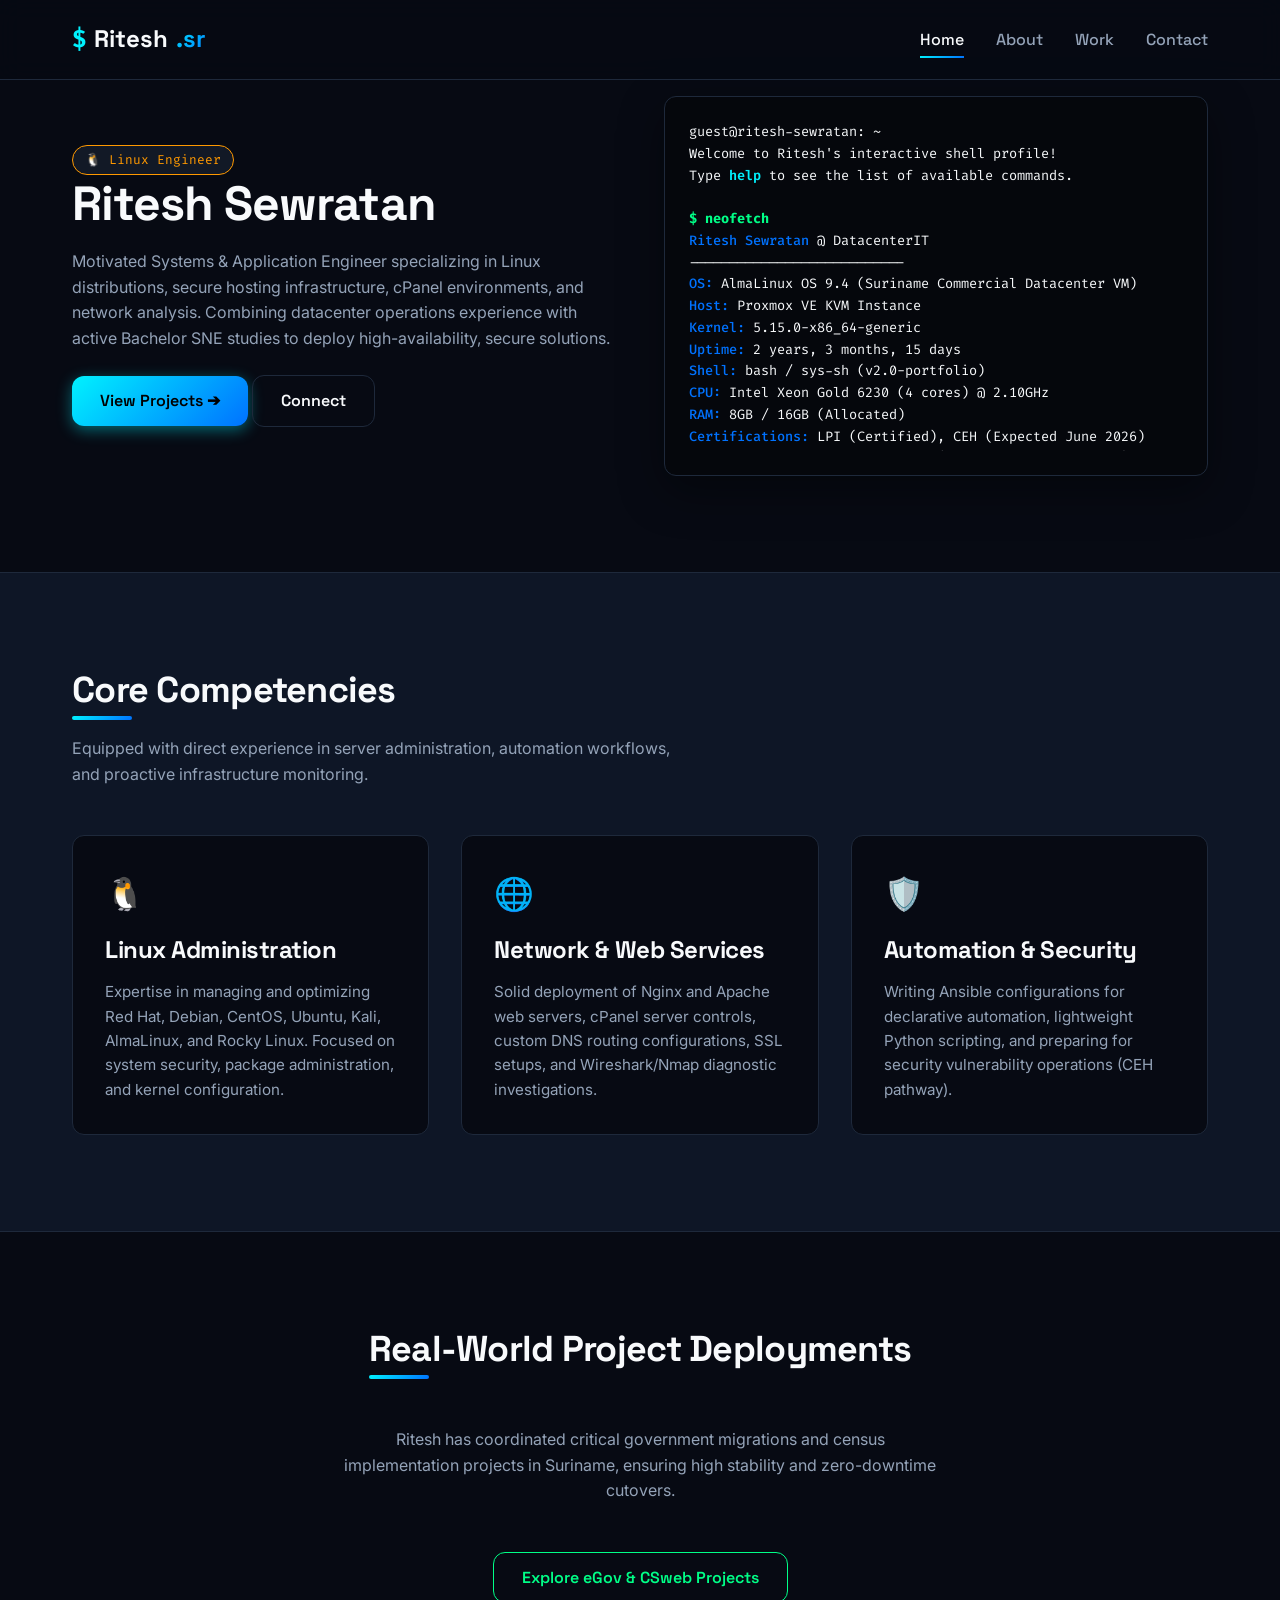
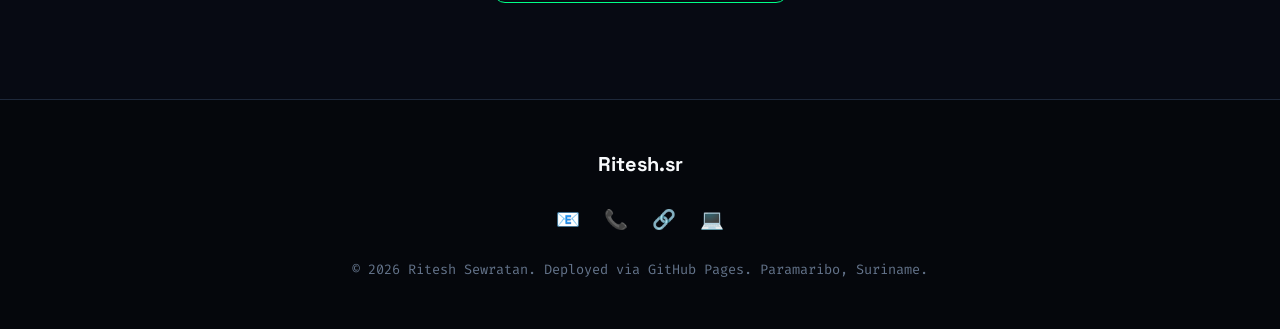
<file: index.html>
<!DOCTYPE html>
<html lang="en">
<head>
  <meta charset="UTF-8">
  <meta name="viewport" content="width=device-width, initial-scale=1.0">
  <meta name="description" content="Portfolio of Ritesh Sewratan, motivated Linux Engineer and System Network Engineering student with experience in datacenter IT, cPanel, and network configuration.">
  <title>Ritesh Sewratan | Linux Engineer</title>
  <link rel="stylesheet" href="./css/main.css">
  <script src="./js/main.js" defer></script>
</head>
<body>

  <!-- Global Header -->
  <header class="header" id="global-header">
    <div class="container">
      <a href="./index.html" class="logo" id="logo-link">Ritesh<span>.sr</span></a>
      <nav class="navbar" id="main-nav">
        <ul class="nav-links" id="nav-links-list">
          <li><a href="./index.html" class="nav-link active" id="nav-home">Home</a></li>
          <li><a href="./about.html" class="nav-link" id="nav-about">About</a></li>
          <li><a href="./work.html" class="nav-link" id="nav-work">Work</a></li>
          <li><a href="./contact.html" class="nav-link" id="nav-contact">Contact</a></li>
        </ul>
        <button class="mobile-toggle" aria-label="Toggle Menu" id="mobile-menu-btn">
          <span></span>
          <span></span>
          <span></span>
        </button>
      </nav>
    </div>
  </header>

  <!-- Hero Section -->
  <section class="section hero-section" id="hero">
    <div class="container grid-2">
      <div class="hero-content fade-in-up active">
        <div class="badge linux" id="hero-badge">🐧 Linux Engineer</div>
        <h1 id="hero-title">Ritesh Sewratan</h1>
        <p class="lead" id="hero-lead">
          Motivated Systems & Application Engineer specializing in Linux distributions, secure hosting infrastructure, cPanel environments, and network analysis. Combining datacenter operations experience with active Bachelor SNE studies to deploy high-availability, secure solutions.
        </p>
        <div class="hero-actions" id="hero-actions-container">
          <a href="./work.html" class="btn btn-primary" id="btn-view-work">View Projects ➔</a>
          <a href="./contact.html" class="btn btn-secondary" id="btn-get-contact">Connect</a>
        </div>
      </div>
      
      <!-- Terminal Widget -->
      <div class="terminal-wrapper fade-in-up active" id="terminal-widget">
        <div class="terminal-header" id="term-header">
          <div class="terminal-dots">
            <span class="terminal-dot red"></span>
            <span class="terminal-dot yellow"></span>
            <span class="terminal-dot green"></span>
          </div>
          <div class="terminal-title">guest@ritesh-sewratan: ~</div>
        </div>
        <div class="terminal-body" id="terminal-screen">
          <div class="terminal-line">Welcome to Ritesh's interactive shell profile!</div>
          <div class="terminal-line">Type <span class="cmd-term">help</span> to see the list of available commands.</div>
          <div class="terminal-line"><br></div>
          <div class="terminal-line">
            <span class="hl-term">$ neofetch</span><br>
            <span class="primary-term">Ritesh Sewratan</span> @ DatacenterIT<br>
            ---------------------------<br>
            <span class="primary-term">OS:</span> AlmaLinux OS 9.4 (Suriname Commercial Datacenter VM)<br>
            <span class="primary-term">Host:</span> Proxmox VE KVM Instance<br>
            <span class="primary-term">Kernel:</span> 5.15.0-x86_64-generic<br>
            <span class="primary-term">Uptime:</span> 2 years, 3 months, 15 days<br>
            <span class="primary-term">Shell:</span> bash / sys-sh (v2.0-portfolio)<br>
            <span class="primary-term">CPU:</span> Intel Xeon Gold 6230 (4 cores) @ 2.10GHz<br>
            <span class="primary-term">RAM:</span> 8GB / 16GB (Allocated)<br>
            <span class="primary-term">Certifications:</span> LPI (Certified), CEH (Expected June 2026)<br>
            <span class="primary-term">Education:</span> UNASAT Bachelor SNE (2025-2029, in progress)
          </div>
          <div class="terminal-line"><br></div>
          
          <!-- Current Active Line -->
          <div class="terminal-current-input-line terminal-line">
            <span class="terminal-input-prompt"></span><span class="terminal-typed-text"></span><span class="terminal-cursor"></span>
          </div>
        </div>
        <!-- Hidden input to capture keystrokes -->
        <input type="text" class="terminal-hidden-input" autofocus id="hidden-shell-input" aria-label="Terminal Input Input">
      </div>
    </div>
  </section>

  <!-- Highlight Section: Who I Am & What I Do -->
  <section class="section highlight-section" id="about-highlights">
    <div class="container">
      <h2>Core Competencies</h2>
      <p class="competencies-intro" id="highlights-section-desc">
        Equipped with direct experience in server administration, automation workflows, and proactive infrastructure monitoring.
      </p>
      
      <div class="competencies-grid" id="highlights-grid">
        <div class="competency-card fade-in-up" id="comp-linux">
          <div class="competency-icon linux">🐧</div>
          <h3 id="comp-linux-title">Linux Administration</h3>
          <p class="competency-text">
            Expertise in managing and optimizing Red Hat, Debian, CentOS, Ubuntu, Kali, AlmaLinux, and Rocky Linux. Focused on system security, package administration, and kernel configuration.
          </p>
        </div>
        
        <div class="competency-card fade-in-up" id="comp-network">
          <div class="competency-icon network">🌐</div>
          <h3 id="comp-network-title">Network & Web Services</h3>
          <p class="competency-text">
            Solid deployment of Nginx and Apache web servers, cPanel server controls, custom DNS routing configurations, SSL setups, and Wireshark/Nmap diagnostic investigations.
          </p>
        </div>

        <div class="competency-card fade-in-up" id="comp-sec">
          <div class="competency-icon sec">🛡️</div>
          <h3 id="comp-sec-title">Automation & Security</h3>
          <p class="competency-text">
            Writing Ansible configurations for declarative automation, lightweight Python scripting, and preparing for security vulnerability operations (CEH pathway).
          </p>
        </div>
      </div>
    </div>
  </section>

  <!-- Quick Achievements / Projects Callout -->
  <section class="section callout-section" id="recent-achievements">
    <div class="container callout-content">
      <h2 id="achievements-title">Real-World Project Deployments</h2>
      <p class="callout-desc" id="achievements-desc">
        Ritesh has coordinated critical government migrations and census implementation projects in Suriname, ensuring high stability and zero-downtime cutovers.
      </p>
      <div class="callout-actions" id="achievements-actions">
        <a href="./work.html" class="btn btn-accent" id="btn-achievements-work">Explore eGov & CSweb Projects</a>
      </div>
    </div>
  </section>

  <!-- Global Footer -->
  <footer class="footer" id="global-footer">
    <div class="container footer-content">
      <div class="footer-logo" id="footer-logo-brand">Ritesh<span>.sr</span></div>
      <div class="footer-socials" id="footer-socials-list">
        <a href="mailto:sewratanritesh6@gmail.com" class="footer-social-link" title="Email" id="footer-email-link">📧</a>
        <a href="tel:+5978805892" class="footer-social-link" title="Phone" id="footer-phone-link">📞</a>
        <a href="#" class="footer-social-link" title="LinkedIn" id="footer-linkedin-link">🔗</a>
        <a href="#" class="footer-social-link" title="GitHub" id="footer-github-link">💻</a>
      </div>
      <div class="footer-copy" id="footer-copyright-text">
        &copy; 2026 Ritesh Sewratan. Deployed via GitHub Pages. Paramaribo, Suriname.
      </div>
    </div>
  </footer>

</body>
</html>
</file>
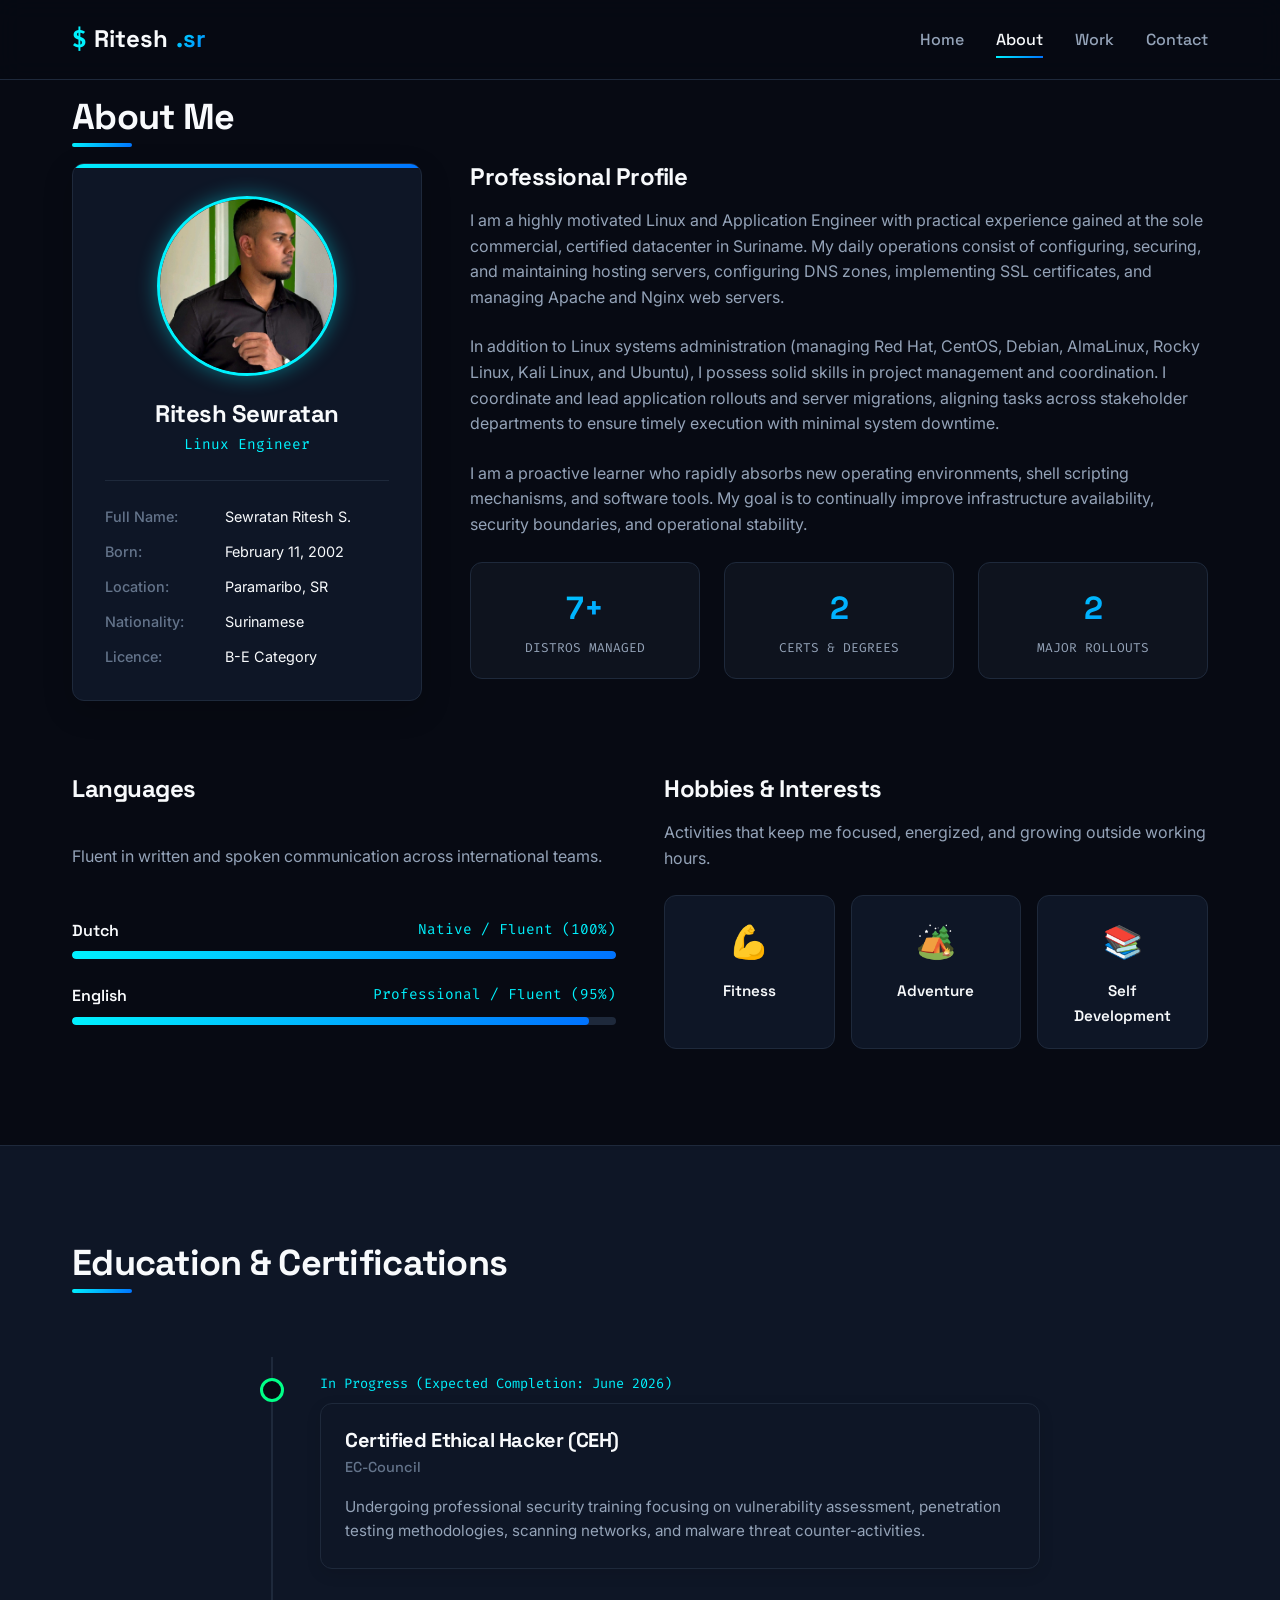
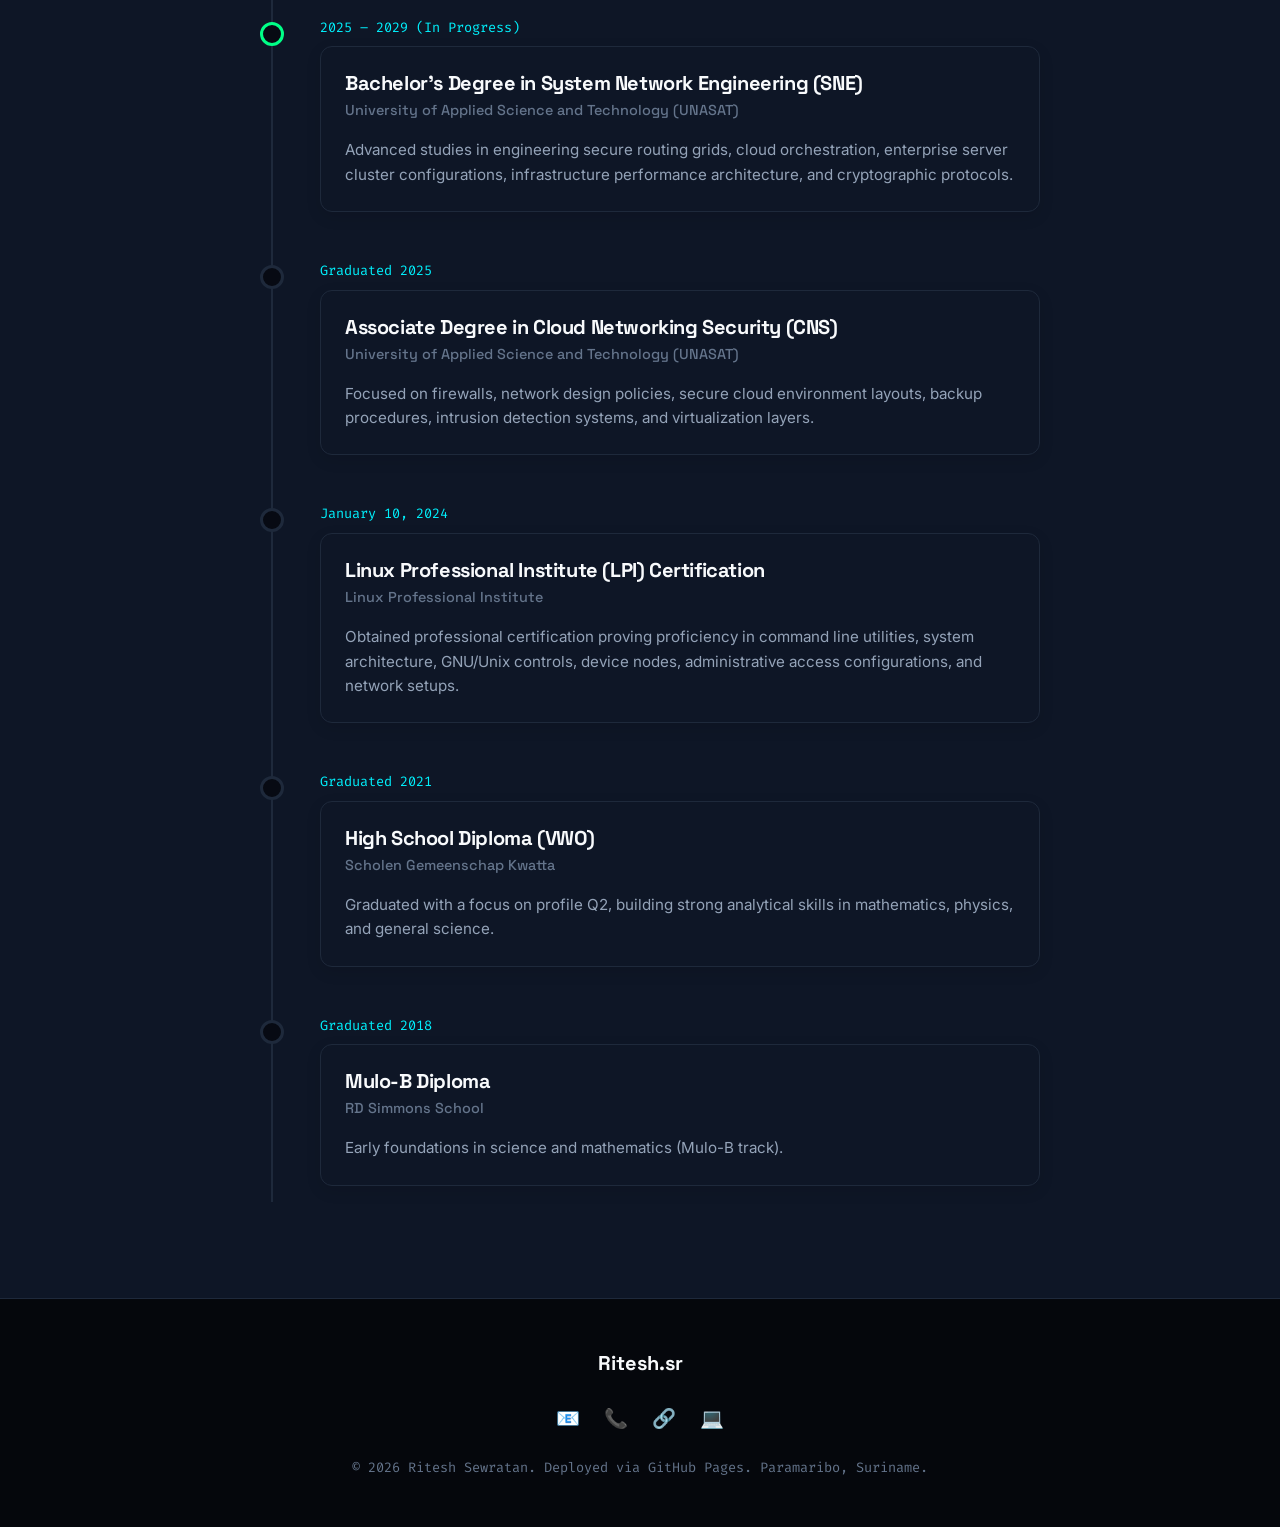
<file: about.html>
<!DOCTYPE html>
<html lang="en">
<head>
  <meta charset="UTF-8">
  <meta name="viewport" content="width=device-width, initial-scale=1.0">
  <meta name="description" content="Learn more about Ritesh Sewratan, Linux & Application Engineer. Education timeline, certifications (LPI, CEH), academic background at UNASAT, and interests.">
  <title>About Me | Ritesh Sewratan</title>
  <link rel="stylesheet" href="./css/main.css">
  <link rel="stylesheet" href="./css/about.css">
  <script src="./js/main.js" defer></script>
  <script src="./js/about.js" defer></script>
</head>
<body>

  <!-- Global Header -->
  <header class="header" id="global-header">
    <div class="container">
      <a href="./index.html" class="logo" id="logo-link">Ritesh<span>.sr</span></a>
      <nav class="navbar" id="main-nav">
        <ul class="nav-links" id="nav-links-list">
          <li><a href="./index.html" class="nav-link" id="nav-home">Home</a></li>
          <li><a href="./about.html" class="nav-link active" id="nav-about">About</a></li>
          <li><a href="./work.html" class="nav-link" id="nav-work">Work</a></li>
          <li><a href="./contact.html" class="nav-link" id="nav-contact">Contact</a></li>
        </ul>
        <button class="mobile-toggle" aria-label="Toggle Menu" id="mobile-menu-btn">
          <span></span>
          <span></span>
          <span></span>
        </button>
      </nav>
    </div>
  </header>

  <!-- About Section -->
  <section class="section" id="about-intro">
    <div class="container">
      <h2 id="about-heading">About Me</h2>
      
      <div class="profile-section" id="profile-grid">
        <!-- Profile Card -->
        <div class="profile-card" id="profile-sidebar">
          <div class="profile-img-container" id="profile-img-frame">
            <img src="./img/profile-ritesh.jpg" alt="Ritesh Sewratan" id="profile-avatar">
          </div>
          <h3 id="profile-name">Ritesh Sewratan</h3>
          <div class="profile-title" id="profile-role">Linux Engineer</div>
          
          <ul class="profile-details-list" id="profile-details-list">
            <li class="profile-details-item">
              <span class="profile-details-label">Full Name:</span>
              <span class="profile-details-val">Sewratan Ritesh S.</span>
            </li>
            <li class="profile-details-item">
              <span class="profile-details-label">Born:</span>
              <span class="profile-details-val">February 11, 2002</span>
            </li>
            <li class="profile-details-item">
              <span class="profile-details-label">Location:</span>
              <span class="profile-details-val">Paramaribo, SR</span>
            </li>
            <li class="profile-details-item">
              <span class="profile-details-label">Nationality:</span>
              <span class="profile-details-val">Surinamese</span>
            </li>
            <li class="profile-details-item">
              <span class="profile-details-label">Licence:</span>
              <span class="profile-details-val">B-E Category</span>
            </li>
          </ul>
        </div>

        <!-- Biography and Stats -->
        <div class="profile-bio" id="profile-biography">
          <h3>Professional Profile</h3>
          <p>
            I am a highly motivated Linux and Application Engineer with practical experience gained at the sole commercial, certified datacenter in Suriname. My daily operations consist of configuring, securing, and maintaining hosting servers, configuring DNS zones, implementing SSL certificates, and managing Apache and Nginx web servers.
          </p>
          <p>
            In addition to Linux systems administration (managing Red Hat, CentOS, Debian, AlmaLinux, Rocky Linux, Kali Linux, and Ubuntu), I possess solid skills in project management and coordination. I coordinate and lead application rollouts and server migrations, aligning tasks across stakeholder departments to ensure timely execution with minimal system downtime.
          </p>
          <p>
            I am a proactive learner who rapidly absorbs new operating environments, shell scripting mechanisms, and software tools. My goal is to continually improve infrastructure availability, security boundaries, and operational stability.
          </p>

          <!-- Quick Metrics Grid -->
          <div class="bio-stats" id="bio-stats-grid">
            <div class="bio-stat-card" id="stat-linux">
              <div class="bio-stat-num">7+</div>
              <div class="bio-stat-label">Distros Managed</div>
            </div>
            <div class="bio-stat-card" id="stat-certs">
              <div class="bio-stat-num">2</div>
              <div class="bio-stat-label">Certs & Degrees</div>
            </div>
            <div class="bio-stat-card" id="stat-projects">
              <div class="bio-stat-num">2</div>
              <div class="bio-stat-label">Major Rollouts</div>
            </div>
          </div>
        </div>
      </div>

      <!-- Languages and Hobbies Row -->
      <div class="about-extra-grid" id="about-extracurricular">
        <!-- Languages column -->
        <div class="languages-container" id="languages-box">
          <h3>Languages</h3>
          <p>Fluent in written and spoken communication across international teams.</p>
          
          <div class="language-item" id="lang-dutch">
            <div class="language-info">
              <span class="language-name">Dutch</span>
              <span class="language-level">Native / Fluent (100%)</span>
            </div>
            <div class="progress-bar-bg">
              <div class="progress-bar-fill" data-width="100%" id="bar-dutch"></div>
            </div>
          </div>

          <div class="language-item" id="lang-english">
            <div class="language-info">
              <span class="language-name">English</span>
              <span class="language-level">Professional / Fluent (95%)</span>
            </div>
            <div class="progress-bar-bg">
              <div class="progress-bar-fill" data-width="95%" id="bar-english"></div>
            </div>
          </div>
        </div>

        <!-- Hobbies column -->
        <div id="hobbies-box">
          <h3>Hobbies & Interests</h3>
          <p>Activities that keep me focused, energized, and growing outside working hours.</p>
          <div class="hobbies-grid" id="hobbies-list">
            <div class="hobby-card" id="hobby-fitness">
              <span class="hobby-icon">💪</span>
              <div class="hobby-title">Fitness</div>
            </div>
            <div class="hobby-card" id="hobby-explore">
              <span class="hobby-icon">🏕️</span>
              <div class="hobby-title">Adventure</div>
            </div>
            <div class="hobby-card" id="hobby-growth">
              <span class="hobby-icon">📚</span>
              <div class="hobby-title">Self Development</div>
            </div>
          </div>
        </div>
      </div>
    </div>
  </section>

  <!-- Education Section -->
  <section class="section" id="education">
    <div class="container">
      <h2>Education & Certifications</h2>
      
      <div class="timeline-container" id="education-timeline">
        
        <!-- CEH Certification -->
        <div class="timeline-item fade-in-up" id="edu-ceh">
          <div class="timeline-dot in-progress"></div>
          <span class="timeline-date">In Progress (Expected Completion: June 2026)</span>
          <div class="timeline-content">
            <h3>Certified Ethical Hacker (CEH)</h3>
            <div class="timeline-subtitle">EC-Council</div>
            <p>Undergoing professional security training focusing on vulnerability assessment, penetration testing methodologies, scanning networks, and malware threat counter-activities.</p>
          </div>
        </div>

        <!-- UNASAT Bachelor -->
        <div class="timeline-item fade-in-up" id="edu-unasat-bachelor">
          <div class="timeline-dot in-progress"></div>
          <span class="timeline-date">2025 – 2029 (In Progress)</span>
          <div class="timeline-content">
            <h3>Bachelor's Degree in System Network Engineering (SNE)</h3>
            <div class="timeline-subtitle">University of Applied Science and Technology (UNASAT)</div>
            <p>Advanced studies in engineering secure routing grids, cloud orchestration, enterprise server cluster configurations, infrastructure performance architecture, and cryptographic protocols.</p>
          </div>
        </div>

        <!-- UNASAT Associate -->
        <div class="timeline-item fade-in-up" id="edu-unasat-associate">
          <div class="timeline-dot"></div>
          <span class="timeline-date">Graduated 2025</span>
          <div class="timeline-content">
            <h3>Associate Degree in Cloud Networking Security (CNS)</h3>
            <div class="timeline-subtitle">University of Applied Science and Technology (UNASAT)</div>
            <p>Focused on firewalls, network design policies, secure cloud environment layouts, backup procedures, intrusion detection systems, and virtualization layers.</p>
          </div>
        </div>

        <!-- LPI Certificate -->
        <div class="timeline-item fade-in-up" id="edu-lpi">
          <div class="timeline-dot"></div>
          <span class="timeline-date">January 10, 2024</span>
          <div class="timeline-content">
            <h3>Linux Professional Institute (LPI) Certification</h3>
            <div class="timeline-subtitle">Linux Professional Institute</div>
            <p>Obtained professional certification proving proficiency in command line utilities, system architecture, GNU/Unix controls, device nodes, administrative access configurations, and network setups.</p>
          </div>
        </div>

        <!-- SG Kwatta VWO -->
        <div class="timeline-item fade-in-up" id="edu-vwo">
          <div class="timeline-dot"></div>
          <span class="timeline-date">Graduated 2021</span>
          <div class="timeline-content">
            <h3>High School Diploma (VWO)</h3>
            <div class="timeline-subtitle">Scholen Gemeenschap Kwatta</div>
            <p>Graduated with a focus on profile Q2, building strong analytical skills in mathematics, physics, and general science.</p>
          </div>
        </div>

        <!-- RD Simmons Mulo-B -->
        <div class="timeline-item fade-in-up" id="edu-mulo">
          <div class="timeline-dot"></div>
          <span class="timeline-date">Graduated 2018</span>
          <div class="timeline-content">
            <h3>Mulo-B Diploma</h3>
            <div class="timeline-subtitle">RD Simmons School</div>
            <p>Early foundations in science and mathematics (Mulo-B track).</p>
          </div>
        </div>

      </div>
    </div>
  </section>

  <!-- Global Footer -->
  <footer class="footer" id="global-footer">
    <div class="container footer-content">
      <div class="footer-logo" id="footer-logo-brand">Ritesh<span>.sr</span></div>
      <div class="footer-socials" id="footer-socials-list">
        <a href="mailto:sewratanritesh6@gmail.com" class="footer-social-link" title="Email" id="footer-email-link">📧</a>
        <a href="tel:+5978805892" class="footer-social-link" title="Phone" id="footer-phone-link">📞</a>
        <a href="#" class="footer-social-link" title="LinkedIn" id="footer-linkedin-link">🔗</a>
        <a href="#" class="footer-social-link" title="GitHub" id="footer-github-link">💻</a>
      </div>
      <div class="footer-copy" id="footer-copyright-text">
        &copy; 2026 Ritesh Sewratan. Deployed via GitHub Pages. Paramaribo, Suriname.
      </div>
    </div>
  </footer>

</body>
</html>
</file>
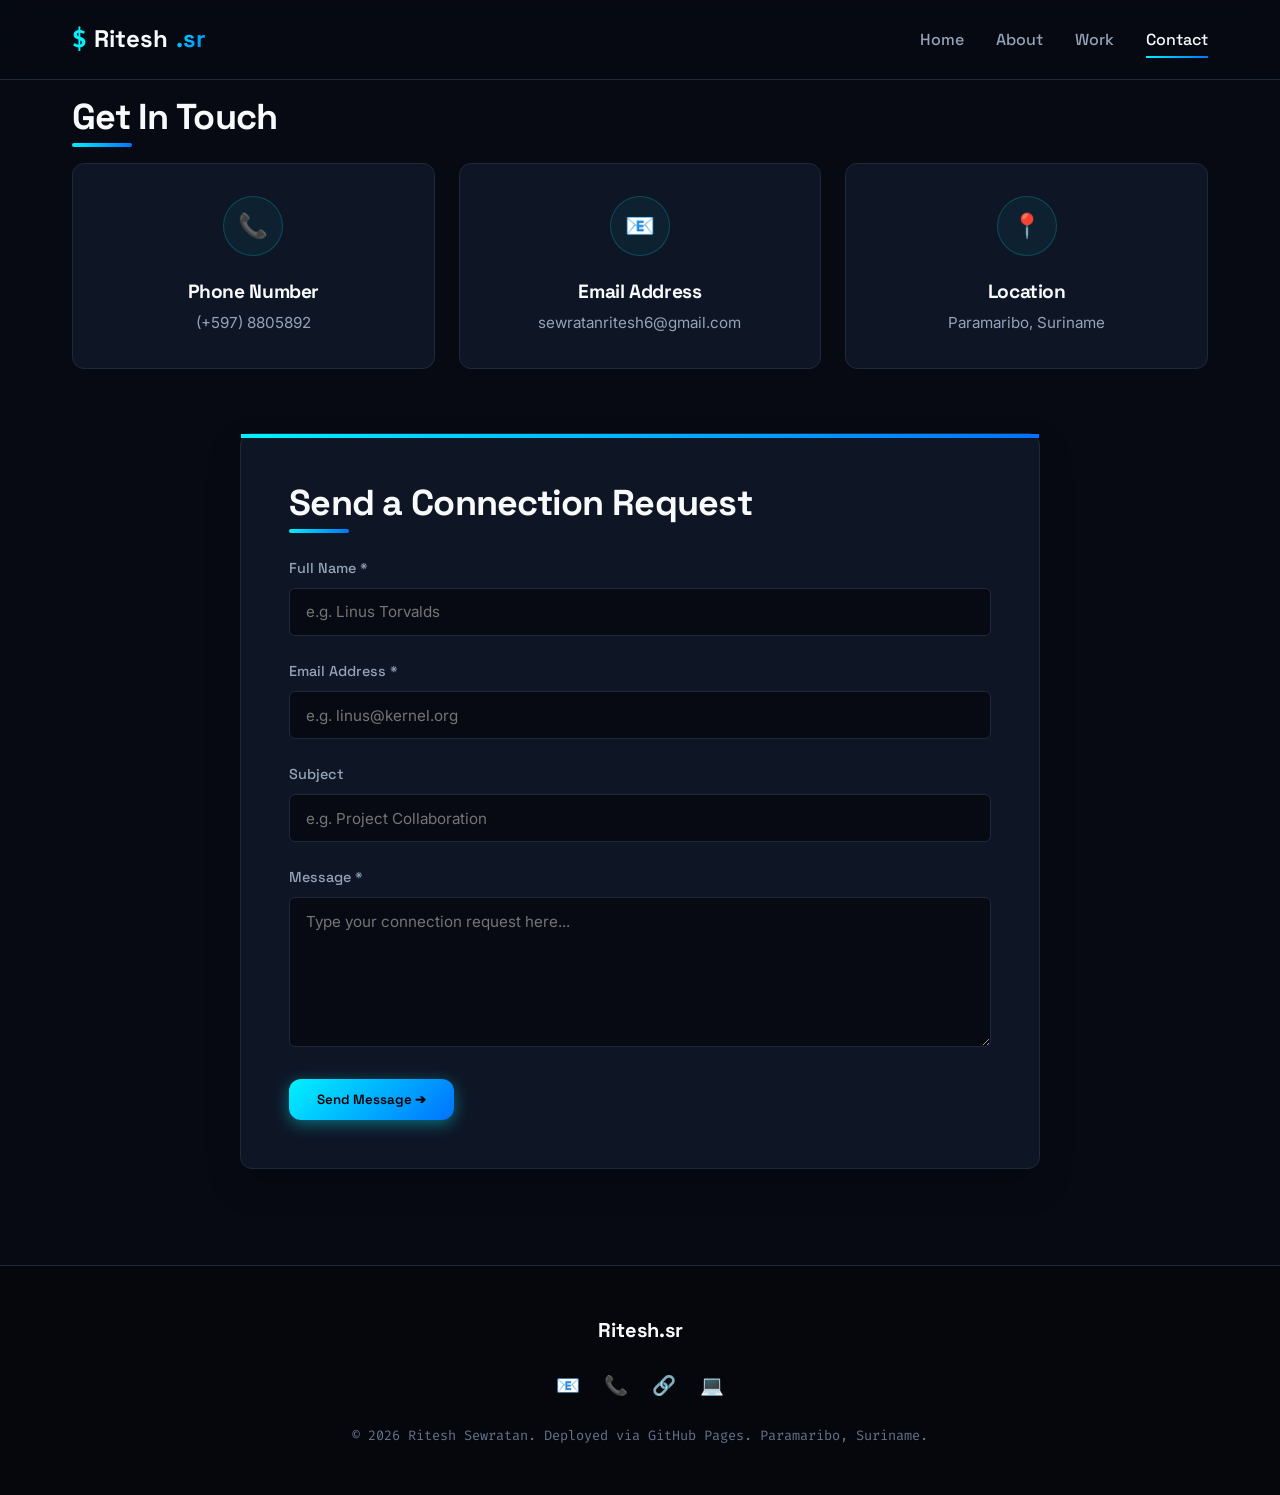
<file: contact.html>
<!DOCTYPE html>
<html lang="en">
<head>
  <meta charset="UTF-8">
  <meta name="viewport" content="width=device-width, initial-scale=1.0">
  <meta name="description" content="Get in touch with Ritesh Sewratan, Junior Linux Engineer. Contact details, professional socials, and interactive SMTP email form simulator.">
  <title>Contact Me | Ritesh Sewratan</title>
  <link class="main-css" rel="stylesheet" href="./css/main.css">
  <link class="contact-css" rel="stylesheet" href="./css/contact.css">
  <script src="./js/main.js" defer></script>
  <script src="./js/contact.js" defer></script>
</head>
<body>

  <!-- Global Header -->
  <header class="header" id="global-header">
    <div class="container">
      <a href="./index.html" class="logo" id="logo-link">Ritesh<span>.sr</span></a>
      <nav class="navbar" id="main-nav">
        <ul class="nav-links" id="nav-links-list">
          <li><a href="./index.html" class="nav-link" id="nav-home">Home</a></li>
          <li><a href="./about.html" class="nav-link" id="nav-about">About</a></li>
          <li><a href="./work.html" class="nav-link" id="nav-work">Work</a></li>
          <li><a href="./contact.html" class="nav-link active" id="nav-contact">Contact</a></li>
        </ul>
        <button class="mobile-toggle" aria-label="Toggle Menu" id="mobile-menu-btn">
          <span></span>
          <span></span>
          <span></span>
        </button>
      </nav>
    </div>
  </header>

  <!-- Contact Section -->
  <section class="section" id="contact-section">
    <div class="container">
      <h2 id="contact-heading">Get In Touch</h2>
      
      <!-- Contact details grid -->
      <div class="contact-info-grid" id="contact-details">
        
        <!-- Phone Card -->
        <div class="contact-info-card" id="info-phone">
          <div class="contact-icon-wrapper">📞</div>
          <h3>Phone Number</h3>
          <p><a href="tel:+5978805892">(+597) 8805892</a></p>
        </div>

        <!-- Email Card -->
        <div class="contact-info-card" id="info-email">
          <div class="contact-icon-wrapper">📧</div>
          <h3>Email Address</h3>
          <p><a href="mailto:sewratanritesh6@gmail.com">sewratanritesh6@gmail.com</a></p>
        </div>

        <!-- Location Card -->
        <div class="contact-info-card" id="info-location">
          <div class="contact-icon-wrapper">📍</div>
          <h3>Location</h3>
          <p>Paramaribo, Suriname</p>
        </div>

      </div>

      <!-- Contact Layout (Form / Success Terminal) -->
      <div class="contact-layout" id="contact-content-area">
        
        <!-- Standard Contact Form -->
        <div class="contact-form-container" id="form-container">
          <h2>Send a Connection Request</h2>
          <form id="contact-form">
            <div class="form-group">
              <label for="form-name" class="form-label">Full Name *</label>
              <input type="text" id="form-name" class="form-control" required placeholder="e.g. Linus Torvalds">
            </div>

            <div class="form-group">
              <label for="form-email" class="form-label">Email Address *</label>
              <input type="email" id="form-email" class="form-control" required placeholder="e.g. linus@kernel.org">
            </div>

            <div class="form-group">
              <label for="form-subject" class="form-label">Subject</label>
              <input type="text" id="form-subject" class="form-control" placeholder="e.g. Project Collaboration">
            </div>

            <div class="form-group">
              <label for="form-message" class="form-label">Message *</label>
              <textarea id="form-message" class="form-control" required placeholder="Type your connection request here..."></textarea>
            </div>

            <button type="submit" class="btn btn-primary" id="form-submit-btn">Send Message ➔</button>
          </form>
        </div>

        <!-- Success Terminal (Simulated SMTP Transmission logs) -->
        <div class="success-terminal" id="terminal-success-box">
          <div class="terminal-header">
            <div class="terminal-dots">
              <span class="terminal-dot red"></span>
              <span class="terminal-dot yellow"></span>
              <span class="terminal-dot green"></span>
            </div>
            <div class="terminal-title">smtp-client-agent (Postfix 3.5.9)</div>
          </div>
          <div class="terminal-body" id="success-screen">
            <!-- Simulated logs print here dynamically via js/contact.js -->
          </div>
        </div>

      </div>

    </div>
  </section>

  <!-- Global Footer -->
  <footer class="footer" id="global-footer">
    <div class="container footer-content">
      <div class="footer-logo" id="footer-logo-brand">Ritesh<span>.sr</span></div>
      <div class="footer-socials" id="footer-socials-list">
        <a href="mailto:sewratanritesh6@gmail.com" class="footer-social-link" title="Email" id="footer-email-link">📧</a>
        <a href="tel:+5978805892" class="footer-social-link" title="Phone" id="footer-phone-link">📞</a>
        <a href="#" class="footer-social-link" title="LinkedIn" id="footer-linkedin-link">🔗</a>
        <a href="#" class="footer-social-link" title="GitHub" id="footer-github-link">💻</a>
      </div>
      <div class="footer-copy" id="footer-copyright-text">
        &copy; 2026 Ritesh Sewratan. Deployed via GitHub Pages. Paramaribo, Suriname.
      </div>
    </div>
  </footer>

</body>
</html>
</file>
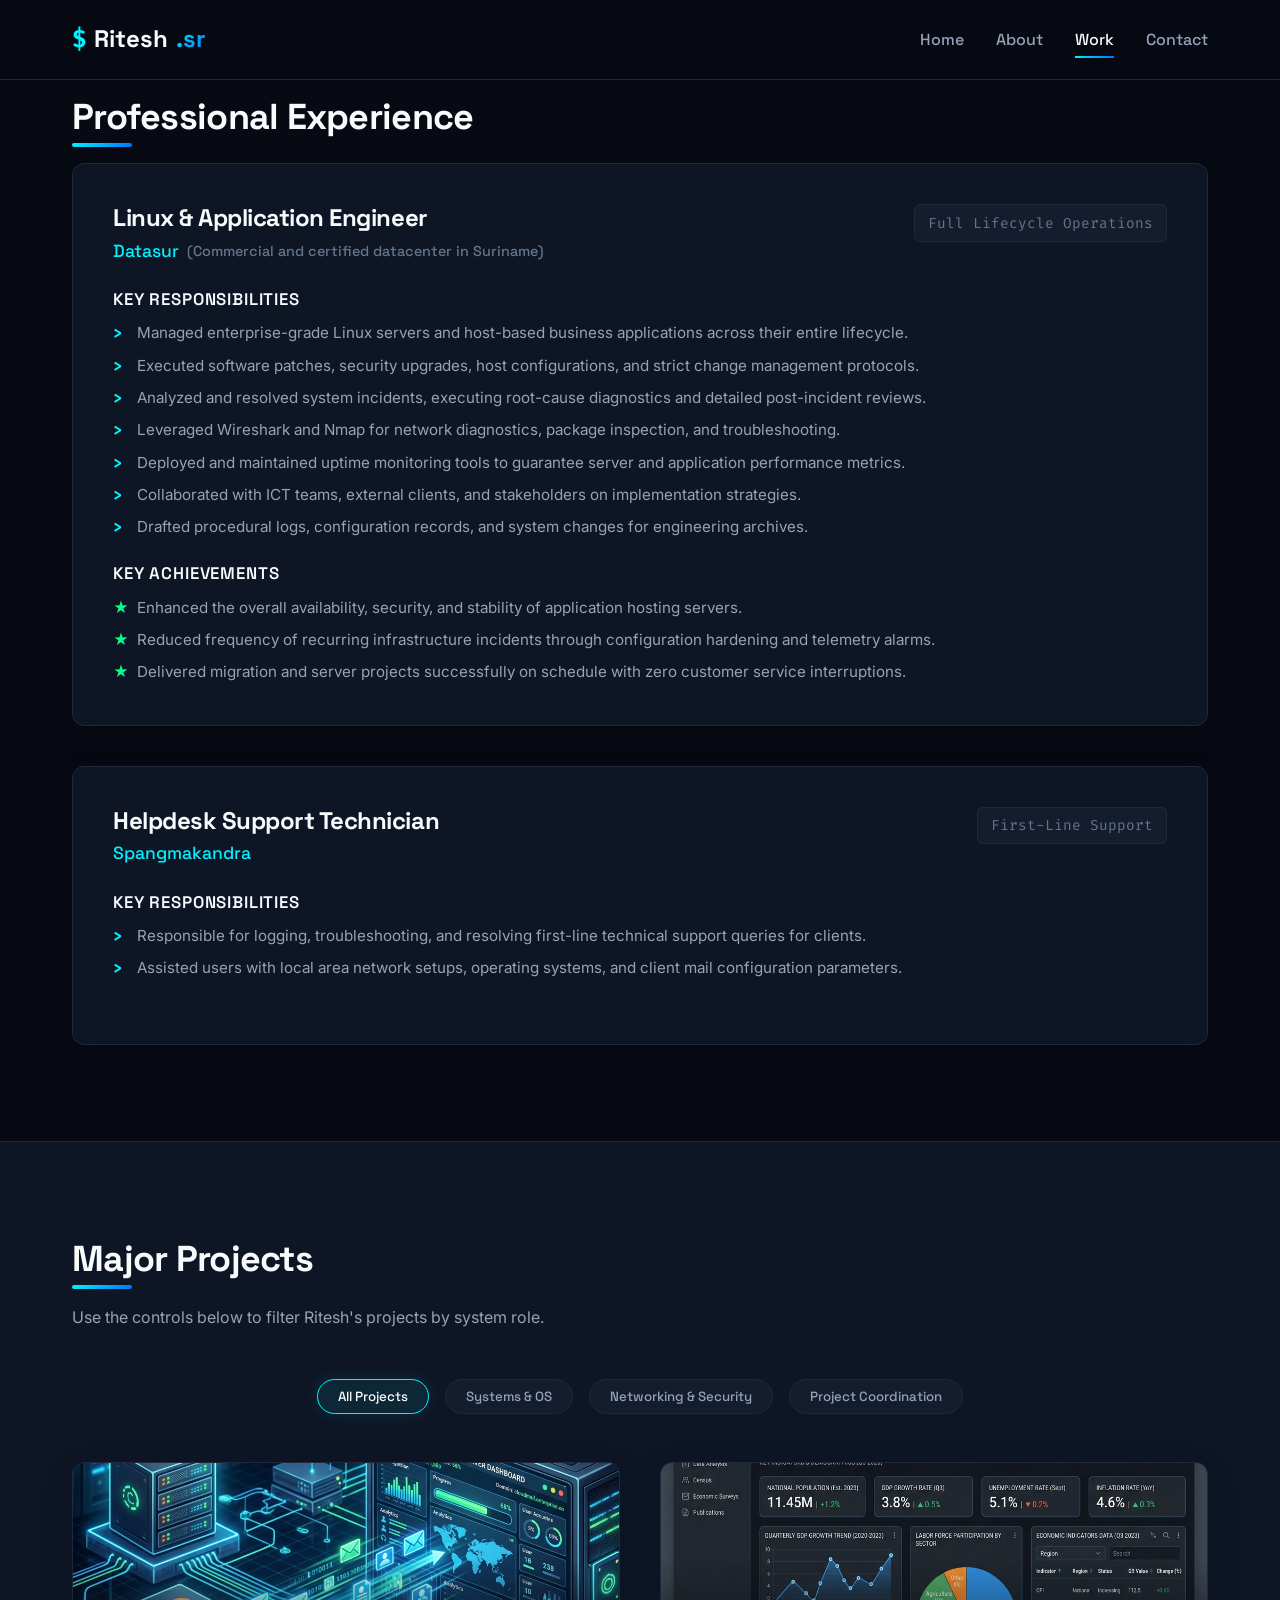
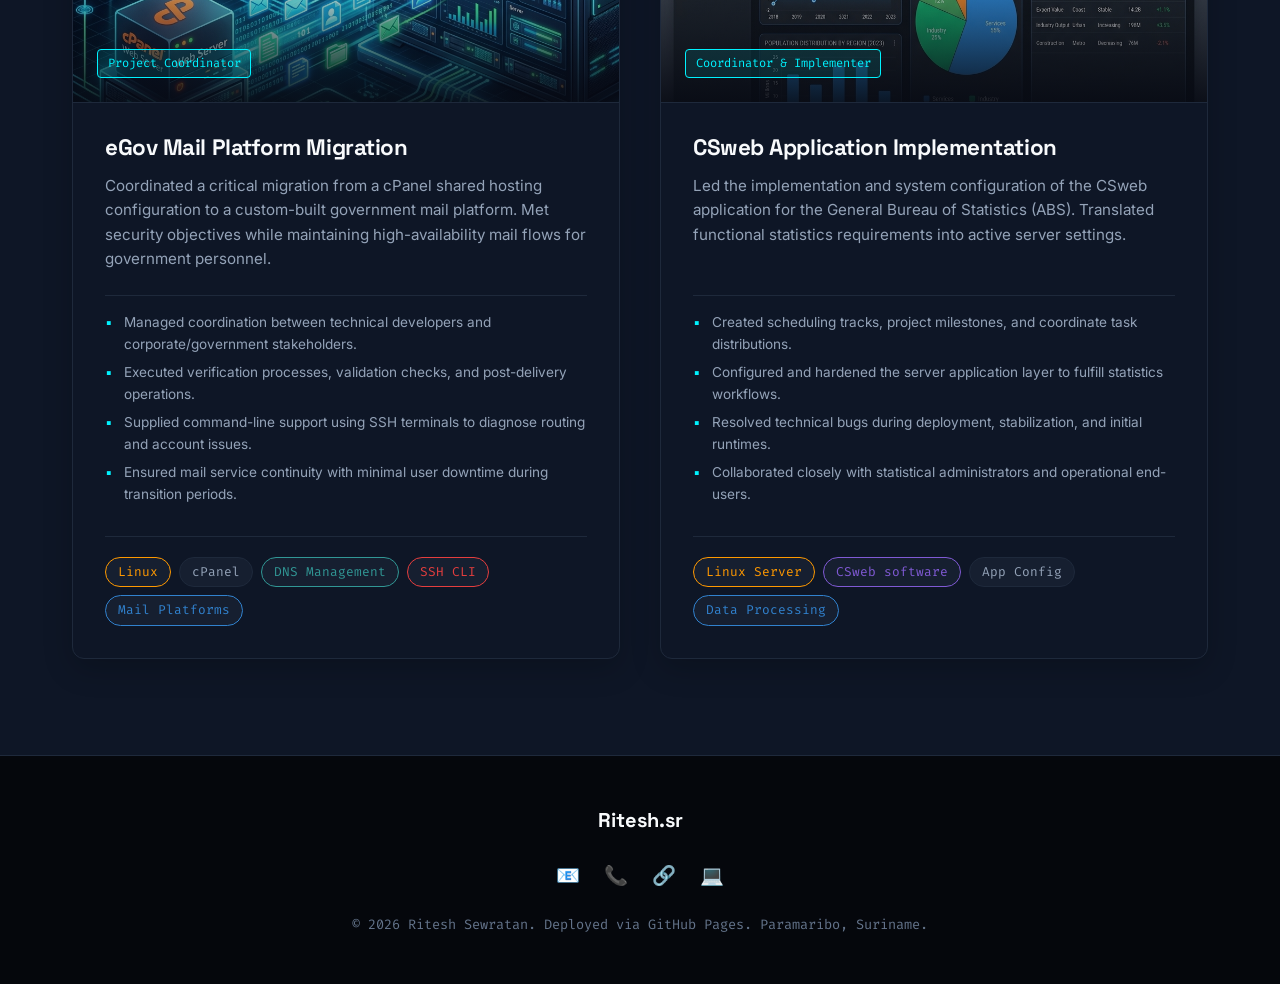
<file: work.html>
<!DOCTYPE html>
<html lang="en">
<head>
  <meta charset="UTF-8">
  <meta name="viewport" content="width=device-width, initial-scale=1.0">
  <meta name="description" content="Explore Ritesh Sewratan's projects and work experience as a Linux Engineer, including eGov mail migrations and CSweb application deployments.">
  <title>Projects & Experience | Ritesh Sewratan</title>
  <link rel="stylesheet" href="./css/main.css">
  <link rel="stylesheet" href="./css/work.css">
  <script src="./js/main.js" defer></script>
  <script src="./js/work.js" defer></script>
</head>
<body>

  <!-- Global Header -->
  <header class="header" id="global-header">
    <div class="container">
      <a href="./index.html" class="logo" id="logo-link">Ritesh<span>.sr</span></a>
      <nav class="navbar" id="main-nav">
        <ul class="nav-links" id="nav-links-list">
          <li><a href="./index.html" class="nav-link" id="nav-home">Home</a></li>
          <li><a href="./about.html" class="nav-link" id="nav-about">About</a></li>
          <li><a href="./work.html" class="nav-link active" id="nav-work">Work</a></li>
          <li><a href="./contact.html" class="nav-link" id="nav-contact">Contact</a></li>
        </ul>
        <button class="mobile-toggle" aria-label="Toggle Menu" id="mobile-menu-btn">
          <span></span>
          <span></span>
          <span></span>
        </button>
      </nav>
    </div>
  </header>

  <!-- Work Experience Section -->
  <section class="section" id="work-experience">
    <div class="container">
      <h2 id="experience-heading">Professional Experience</h2>
      
      <div class="experience-list" id="experience-cards-container">
        
        <!-- Datacenter IT Card -->
        <div class="experience-card fade-in-up" id="exp-datacenter">
          <div class="experience-header" id="exp-datacenter-hdr">
            <div class="experience-title-area">
              <h3>Linux & Application Engineer</h3>
              <div class="experience-company">Datasur <span>(Commercial and certified datacenter in Suriname)</span></div>
            </div>
            <span class="experience-date">Full Lifecycle Operations</span>
          </div>
          
          <div class="experience-responsibilities" id="exp-datacenter-resp">
            <h4>Key Responsibilities</h4>
            <ul>
              <li>Managed enterprise-grade Linux servers and host-based business applications across their entire lifecycle.</li>
              <li>Executed software patches, security upgrades, host configurations, and strict change management protocols.</li>
              <li>Analyzed and resolved system incidents, executing root-cause diagnostics and detailed post-incident reviews.</li>
              <li>Leveraged Wireshark and Nmap for network diagnostics, package inspection, and troubleshooting.</li>
              <li>Deployed and maintained uptime monitoring tools to guarantee server and application performance metrics.</li>
              <li>Collaborated with ICT teams, external clients, and stakeholders on implementation strategies.</li>
              <li>Drafted procedural logs, configuration records, and system changes for engineering archives.</li>
            </ul>
          </div>

          <div class="experience-achievements" id="exp-datacenter-ach">
            <h4>Key Achievements</h4>
            <ul>
              <li>Enhanced the overall availability, security, and stability of application hosting servers.</li>
              <li>Reduced frequency of recurring infrastructure incidents through configuration hardening and telemetry alarms.</li>
              <li>Delivered migration and server projects successfully on schedule with zero customer service interruptions.</li>
            </ul>
          </div>
        </div>

        <!-- Spangmakandra Card -->
        <div class="experience-card fade-in-up" id="exp-spangmakandra">
          <div class="experience-header" id="exp-spangmakandra-hdr">
            <div class="experience-title-area">
              <h3>Helpdesk Support Technician</h3>
              <div class="experience-company">Spangmakandra</div>
            </div>
            <span class="experience-date">First-Line Support</span>
          </div>
          <div class="experience-responsibilities" id="exp-spangmakandra-resp">
            <h4>Key Responsibilities</h4>
            <ul>
              <li>Responsible for logging, troubleshooting, and resolving first-line technical support queries for clients.</li>
              <li>Assisted users with local area network setups, operating systems, and client mail configuration parameters.</li>
            </ul>
          </div>
        </div>

      </div>
    </div>
  </section>

  <!-- Projects Showcase Section -->
  <section class="section" id="projects-showcase">
    <div class="container">
      <h2>Major Projects</h2>
      <p id="projects-subtitle">Use the controls below to filter Ritesh's projects by system role.</p>

      <!-- Category Filter Navigation -->
      <div class="filter-container" id="project-filters">
        <button class="filter-btn active" data-filter="all" id="filter-all">All Projects</button>
        <button class="filter-btn" data-filter="systems" id="filter-systems">Systems & OS</button>
        <button class="filter-btn" data-filter="networking" id="filter-networking">Networking & Security</button>
        <button class="filter-btn" data-filter="management" id="filter-management">Project Coordination</button>
      </div>

      <!-- Projects Grid -->
      <div class="projects-grid" id="projects-grid">
        
        <!-- Project 1: eGov Migration -->
        <div class="project-card" data-categories="systems networking management" id="project-egov">
          <div class="project-img-wrapper">
            <img src="./img/project-egov-migration.png" alt="eGov Mail Platform Migration" id="project-egov-img">
            <div class="project-overlay">
              <span class="project-role-badge">Project Coordinator</span>
            </div>
          </div>
          <div class="project-info">
            <h3>eGov Mail Platform Migration</h3>
            <p class="project-desc">
              Coordinated a critical migration from a cPanel shared hosting configuration to a custom-built government mail platform. Met security objectives while maintaining high-availability mail flows for government personnel.
            </p>
            <ul class="project-responsibilities-list" id="project-egov-tasks">
              <li>Managed coordination between technical developers and corporate/government stakeholders.</li>
              <li>Executed verification processes, validation checks, and post-delivery operations.</li>
              <li>Supplied command-line support using SSH terminals to diagnose routing and account issues.</li>
              <li>Ensured mail service continuity with minimal user downtime during transition periods.</li>
            </ul>
            <div class="project-tech" id="project-egov-tags">
              <span class="badge linux">Linux</span>
              <span class="badge">cPanel</span>
              <span class="badge networking">DNS Management</span>
              <span class="badge security">SSH CLI</span>
              <span class="badge cloud">Mail Platforms</span>
            </div>
          </div>
        </div>

        <!-- Project 2: CSweb Application -->
        <div class="project-card" data-categories="systems management" id="project-csweb">
          <div class="project-img-wrapper">
            <img src="./img/project-csweb-app.png" alt="CSweb Application Implementation" id="project-csweb-img">
            <div class="project-overlay">
              <span class="project-role-badge">Coordinator & Implementer</span>
            </div>
          </div>
          <div class="project-info">
            <h3>CSweb Application Implementation</h3>
            <p class="project-desc">
              Led the implementation and system configuration of the CSweb application for the General Bureau of Statistics (ABS). Translated functional statistics requirements into active server settings.
            </p>
            <ul class="project-responsibilities-list" id="project-csweb-tasks">
              <li>Created scheduling tracks, project milestones, and coordinate task distributions.</li>
              <li>Configured and hardened the server application layer to fulfill statistics workflows.</li>
              <li>Resolved technical bugs during deployment, stabilization, and initial runtimes.</li>
              <li>Collaborated closely with statistical administrators and operational end-users.</li>
            </ul>
            <div class="project-tech" id="project-csweb-tags">
              <span class="badge linux">Linux Server</span>
              <span class="badge automation">CSweb software</span>
              <span class="badge">App Config</span>
              <span class="badge cloud">Data Processing</span>
            </div>
          </div>
        </div>

      </div>
    </div>
  </section>

  <!-- Global Footer -->
  <footer class="footer" id="global-footer">
    <div class="container footer-content">
      <div class="footer-logo" id="footer-logo-brand">Ritesh<span>.sr</span></div>
      <div class="footer-socials" id="footer-socials-list">
        <a href="mailto:sewratanritesh6@gmail.com" class="footer-social-link" title="Email" id="footer-email-link">📧</a>
        <a href="tel:+5978805892" class="footer-social-link" title="Phone" id="footer-phone-link">📞</a>
        <a href="#" class="footer-social-link" title="LinkedIn" id="footer-linkedin-link">🔗</a>
        <a href="#" class="footer-social-link" title="GitHub" id="footer-github-link">💻</a>
      </div>
      <div class="footer-copy" id="footer-copyright-text">
        &copy; 2026 Ritesh Sewratan. Deployed via GitHub Pages. Paramaribo, Suriname.
      </div>
    </div>
  </footer>

</body>
</html>
</file>
<file: css/main.css>
@import url('https://fonts.googleapis.com/css2?family=Fira+Code:wght@400;500;600;700&family=Inter:wght@300;400;500;600;700&family=Space+Grotesk:wght@400;500;600;700&display=swap');

:root {
  /* Color Palette */
  --bg-dark: #070a13;
  --bg-card: #0e1626;
  --bg-terminal: #05070c;
  --border-color: #1e293b;
  --border-glow: rgba(0, 242, 254, 0.15);
  
  --text-primary: #f8fafc;
  --text-secondary: #94a3b8;
  --text-muted: #64748b;
  
  --primary: #00f2fe;
  --primary-glow: rgba(0, 242, 254, 0.4);
  --secondary: #0072ff;
  --secondary-glow: rgba(0, 114, 255, 0.4);
  --accent-green: #00ff87;
  --accent-green-glow: rgba(0, 255, 135, 0.3);
  
  --gradient-cyber: linear-gradient(135deg, var(--primary) 0%, var(--secondary) 100%);
  --gradient-dark: linear-gradient(180deg, #0e1626 0%, #070a13 100%);
  
  /* Fonts */
  --font-sans: 'Inter', -apple-system, BlinkMacSystemFont, "Segoe UI", Roboto, sans-serif;
  --font-heading: 'Space Grotesk', var(--font-sans);
  --font-mono: 'Fira Code', monospace;
  
  /* Layout */
  --container-width: 1200px;
  --header-height: 80px;
  --border-radius: 12px;
  --transition-smooth: all 0.3s cubic-bezier(0.4, 0, 0.2, 1);
}

/* Base Reset */
*, *::before, *::after {
  box-sizing: border-box;
  margin: 0;
  padding: 0;
}

html {
  scroll-behavior: smooth;
  font-size: 16px;
}

body {
  background-color: var(--bg-dark);
  color: var(--text-primary);
  font-family: var(--font-sans);
  line-height: 1.6;
  overflow-x: hidden;
}

/* Scrollbar Customization */
::-webkit-scrollbar {
  width: 8px;
  height: 8px;
}

::-webkit-scrollbar-track {
  background: var(--bg-dark);
}

::-webkit-scrollbar-thumb {
  background: var(--border-color);
  border-radius: 4px;
}

::-webkit-scrollbar-thumb:hover {
  background: var(--primary);
}

/* Typography */
h1, h2, h3, h4, h5, h6 {
  font-family: var(--font-heading);
  font-weight: 700;
  line-height: 1.2;
  letter-spacing: -0.02em;
}

h1 {
  font-size: 3rem;
  margin-bottom: 1rem;
}

h2 {
  font-size: 2.25rem;
  margin-bottom: 1.5rem;
  position: relative;
  display: inline-block;
}

h2::after {
  content: '';
  position: absolute;
  left: 0;
  bottom: -8px;
  width: 60px;
  height: 4px;
  background: var(--gradient-cyber);
  border-radius: 2px;
}

h3 {
  font-size: 1.5rem;
  margin-bottom: 1rem;
}

p {
  color: var(--text-secondary);
  margin-bottom: 1.5rem;
}

a {
  color: var(--primary);
  text-decoration: none;
  transition: var(--transition-smooth);
}

a:hover {
  color: var(--text-primary);
}

ul {
  list-style: none;
}

/* Layout Utilities */
.container {
  max-width: var(--container-width);
  margin: 0 auto;
  padding: 0 2rem;
  width: 100%;
}

.section {
  padding: 6rem 0;
}

.grid-2 {
  display: grid;
  grid-template-columns: repeat(2, 1fr);
  gap: 3rem;
  align-items: center;
}

/* Global Header styling */
.header {
  position: fixed;
  top: 0;
  left: 0;
  width: 100%;
  height: var(--header-height);
  background-color: rgba(7, 10, 19, 0.85);
  backdrop-filter: blur(12px);
  -webkit-backdrop-filter: blur(12px);
  border-bottom: 1px solid var(--border-color);
  z-index: 1000;
  display: flex;
  align-items: center;
  transition: var(--transition-smooth);
}

.header.scrolled {
  height: 70px;
  box-shadow: 0 10px 30px rgba(0, 0, 0, 0.3);
}

.header .container {
  display: flex;
  justify-content: space-between;
  align-items: center;
}

.logo {
  font-family: var(--font-heading);
  font-size: 1.5rem;
  font-weight: 700;
  color: var(--text-primary);
  display: flex;
  align-items: center;
  gap: 0.5rem;
}

.logo span {
  background: var(--gradient-cyber);
  -webkit-background-clip: text;
  -webkit-text-fill-color: transparent;
}

.logo::before {
  content: '$ ';
  font-family: var(--font-mono);
  color: var(--primary);
}

.navbar {
  display: flex;
  align-items: center;
  gap: 2rem;
}

.nav-links {
  display: flex;
  gap: 2rem;
}

.nav-link {
  font-family: var(--font-heading);
  font-weight: 500;
  color: var(--text-secondary);
  position: relative;
  padding: 0.5rem 0;
}

.nav-link::after {
  content: '';
  position: absolute;
  left: 0;
  bottom: 0;
  width: 0;
  height: 2px;
  background: var(--gradient-cyber);
  transition: var(--transition-smooth);
}

.nav-link:hover, .nav-link.active {
  color: var(--text-primary);
}

.nav-link.active::after {
  width: 100%;
}

/* Mobile Toggle Hamburger */
.mobile-toggle {
  display: none;
  background: none;
  border: none;
  cursor: pointer;
  width: 30px;
  height: 20px;
  position: relative;
  z-index: 1100;
}

.mobile-toggle span {
  display: block;
  width: 100%;
  height: 2px;
  background-color: var(--text-primary);
  position: absolute;
  transition: var(--transition-smooth);
}

.mobile-toggle span:nth-child(1) { top: 0; }
.mobile-toggle span:nth-child(2) { top: 9px; }
.mobile-toggle span:nth-child(3) { top: 18px; }

.mobile-toggle.open span:nth-child(1) {
  transform: translateY(9px) rotate(45deg);
  background-color: var(--primary);
}

.mobile-toggle.open span:nth-child(2) {
  opacity: 0;
}

.mobile-toggle.open span:nth-child(3) {
  transform: translateY(-9px) rotate(-45deg);
  background-color: var(--primary);
}

/* Button UI */
.btn {
  display: inline-flex;
  align-items: center;
  justify-content: center;
  padding: 0.75rem 1.75rem;
  font-family: var(--font-heading);
  font-weight: 600;
  border-radius: var(--border-radius);
  transition: var(--transition-smooth);
  cursor: pointer;
  gap: 0.5rem;
  border: none;
}

.btn-primary {
  background: var(--gradient-cyber);
  color: #000;
  box-shadow: 0 4px 15px var(--primary-glow);
}

.btn-primary:hover {
  transform: translateY(-2px);
  box-shadow: 0 6px 20px var(--primary-glow), 0 0 10px rgba(0, 242, 254, 0.6);
  color: #000;
}

.btn-secondary {
  background: transparent;
  color: var(--text-primary);
  border: 1px solid var(--border-color);
}

.btn-secondary:hover {
  border-color: var(--primary);
  background: rgba(0, 242, 254, 0.05);
  box-shadow: 0 0 15px var(--border-glow);
}

.btn-accent {
  background: transparent;
  color: var(--accent-green);
  border: 1px solid var(--accent-green);
}

.btn-accent:hover {
  background: rgba(0, 255, 135, 0.1);
  box-shadow: 0 0 15px var(--accent-green-glow);
}

/* Badge list */
.badge-list {
  display: flex;
  flex-wrap: wrap;
  gap: 0.75rem;
  margin-top: 1rem;
}

.badge {
  font-family: var(--font-mono);
  font-size: 0.8rem;
  padding: 0.25rem 0.75rem;
  background-color: rgba(30, 41, 59, 0.5);
  border: 1px solid var(--border-color);
  color: var(--text-secondary);
  border-radius: 50px;
  display: inline-flex;
  align-items: center;
  gap: 0.4rem;
  transition: var(--transition-smooth);
}

.badge:hover {
  border-color: var(--primary);
  color: var(--text-primary);
  background-color: rgba(0, 242, 254, 0.05);
}

.badge.linux { border-color: #ff9900; color: #ff9900; }
.badge.security { border-color: #e53e3e; color: #e53e3e; }
.badge.cloud { border-color: #3182ce; color: #3182ce; }
.badge.networking { border-color: #319795; color: #319795; }
.badge.automation { border-color: #805ad5; color: #805ad5; }

/* Global Footer styling */
.footer {
  background-color: var(--bg-terminal);
  border-top: 1px solid var(--border-color);
  padding: 3rem 0;
  text-align: center;
}

.footer-content {
  display: flex;
  flex-direction: column;
  align-items: center;
  gap: 1.5rem;
}

.footer-logo {
  font-family: var(--font-heading);
  font-size: 1.25rem;
  font-weight: 700;
  color: var(--text-primary);
}

.footer-socials {
  display: flex;
  gap: 1.5rem;
}

.footer-social-link {
  color: var(--text-muted);
  font-size: 1.2rem;
  transition: var(--transition-smooth);
}

.footer-social-link:hover {
  color: var(--primary);
  transform: translateY(-2px);
}

.footer-copy {
  color: var(--text-muted);
  font-size: 0.85rem;
  font-family: var(--font-mono);
}

/* Animations helper classes */
.fade-in-up {
  opacity: 0;
  transform: translateY(20px);
  transition: opacity 0.6s ease-out, transform 0.6s ease-out;
}

.fade-in-up.active {
  opacity: 1;
  transform: translateY(0);
}

/* Media Queries for responsive design */
@media (max-width: 992px) {
  h1 { font-size: 2.5rem; }
  h2 { font-size: 2rem; }
  .grid-2 {
    grid-template-columns: 1fr;
    gap: 3rem;
  }
  .section {
    padding: 4rem 0;
  }
}

@media (max-width: 768px) {
  .mobile-toggle {
    display: block;
  }
  
  .nav-links {
    position: fixed;
    top: 0;
    right: -100%;
    width: 280px;
    height: 100vh;
    background-color: rgba(14, 22, 38, 0.98);
    border-left: 1px solid var(--border-color);
    box-shadow: -10px 0 30px rgba(0, 0, 0, 0.5);
    flex-direction: column;
    padding: 100px 2rem 2rem;
    transition: var(--transition-smooth);
    z-index: 1000;
  }
  
  .nav-links.open {
    right: 0;
  }
  
  .nav-link {
    font-size: 1.25rem;
    width: fit-content;
  }
}

@media (max-width: 480px) {
  h1 { font-size: 2rem; }
  h2 { font-size: 1.75rem; }
  .container {
    padding: 0 1.5rem;
  }
  .btn {
    width: 100%;
  }
}

/* Terminal Widget styles */
.cmd-term { color: var(--primary); font-weight: 600; font-family: var(--font-mono); }
.hl-term { color: var(--accent-green); font-weight: bold; font-family: var(--font-mono); }
.primary-term { color: var(--secondary); font-weight: 500; font-family: var(--font-mono); }
.err-term { color: #ef4444; font-weight: 600; font-family: var(--font-mono); }

.terminal-wrapper {
  background: var(--bg-terminal);
  border: 1px solid var(--border-color);
  border-radius: var(--border-radius);
  padding: 1.5rem;
  font-family: var(--font-mono);
  font-size: 0.85rem;
  box-shadow: 0 15px 45px rgba(0, 0, 0, 0.4);
  height: 380px;
  display: flex;
  flex-direction: column;
  position: relative;
  cursor: text;
}
.terminal-body {
  flex-grow: 1;
  overflow-y: auto;
  display: flex;
  flex-direction: column;
}
.terminal-hidden-input {
  position: absolute;
  left: -9999px;
  opacity: 0;
}
.terminal-input-prompt::before {
  content: 'guest@ritesh-sewratan:~$ ';
  color: var(--primary);
}

/* Home Competencies Section */
.highlight-section {
  background-color: var(--bg-card);
  border-top: 1px solid var(--border-color);
  border-bottom: 1px solid var(--border-color);
}
.competencies-intro {
  max-width: 600px;
  margin-bottom: 3rem;
}
.competencies-grid {
  display: grid;
  grid-template-columns: repeat(auto-fit, minmax(280px, 1fr));
  gap: 2rem;
}
.competency-card {
  background: var(--bg-dark);
  border: 1px solid var(--border-color);
  border-radius: var(--border-radius);
  padding: 2rem;
  transition: var(--transition-smooth);
}
.competency-card:hover {
  border-color: var(--primary);
  transform: translateY(-5px);
  box-shadow: 0 10px 25px rgba(0, 242, 254, 0.05);
}
.competency-icon {
  font-size: 2rem;
  margin-bottom: 1rem;
}
.competency-icon.linux { color: #ff9900; }
.competency-icon.network { color: var(--primary); }
.competency-icon.sec { color: var(--accent-green); }
.competency-text {
  font-size: 0.95rem;
  margin-bottom: 0;
}

/* Callout Section */
.callout-content {
  display: flex;
  flex-direction: column;
  align-items: center;
  text-align: center;
  gap: 2rem;
}
.callout-desc {
  max-width: 600px;
  margin-bottom: 0;
}
.callout-actions {
  display: flex;
  gap: 1rem;
  flex-wrap: wrap;
  justify-content: center;
  margin-top: 1rem;
}
</file>
<file: css/about.css>
/* About Page Specific Styles */

/* Profile Grid Section */
.profile-section {
  display: grid;
  grid-template-columns: 350px 1fr;
  gap: 3rem;
  align-items: start;
}

.profile-card {
  background: var(--bg-card);
  border: 1px solid var(--border-color);
  border-radius: var(--border-radius);
  padding: 2rem;
  text-align: center;
  position: relative;
  overflow: hidden;
  box-shadow: 0 10px 30px rgba(0, 0, 0, 0.2);
}

.profile-card::before {
  content: '';
  position: absolute;
  top: 0;
  left: 0;
  width: 100%;
  height: 4px;
  background: var(--gradient-cyber);
}

.profile-img-container {
  width: 180px;
  height: 180px;
  border-radius: 50%;
  margin: 0 auto 1.5rem;
  overflow: hidden;
  border: 3px solid var(--primary);
  box-shadow: 0 0 20px var(--primary-glow);
  position: relative;
}

.profile-img-container img {
  width: 100%;
  height: 100%;
  object-fit: cover;
}

.profile-card h3 {
  font-family: var(--font-heading);
  font-size: 1.5rem;
  margin-bottom: 0.25rem;
}

.profile-card .profile-title {
  color: var(--primary);
  font-family: var(--font-mono);
  font-size: 0.9rem;
  margin-bottom: 1.5rem;
}

.profile-details-list {
  text-align: left;
  display: flex;
  flex-direction: column;
  gap: 0.75rem;
  border-top: 1px solid var(--border-color);
  padding-top: 1.5rem;
}

.profile-details-item {
  display: flex;
  font-size: 0.9rem;
}

.profile-details-label {
  color: var(--text-muted);
  width: 120px;
  font-weight: 500;
}

.profile-details-val {
  color: var(--text-primary);
  font-weight: 400;
}

/* Bio Stats */
.bio-stats {
  display: grid;
  grid-template-columns: repeat(3, 1fr);
  gap: 1.5rem;
  margin-bottom: 2rem;
}

.bio-stat-card {
  background: rgba(30, 41, 59, 0.3);
  border: 1px solid var(--border-color);
  border-radius: var(--border-radius);
  padding: 1.25rem;
  text-align: center;
  transition: var(--transition-smooth);
}

.bio-stat-card:hover {
  border-color: var(--primary);
  background: rgba(0, 242, 254, 0.02);
  transform: translateY(-2px);
}

.bio-stat-num {
  font-family: var(--font-heading);
  font-size: 2rem;
  font-weight: 700;
  background: var(--gradient-cyber);
  -webkit-background-clip: text;
  -webkit-text-fill-color: transparent;
  margin-bottom: 0.25rem;
}

.bio-stat-label {
  font-size: 0.8rem;
  color: var(--text-secondary);
  font-family: var(--font-mono);
  text-transform: uppercase;
}

/* Languages and Hobbies Grid */
.about-extra-grid {
  display: grid;
  grid-template-columns: 1fr 1fr;
  gap: 3rem;
  margin-top: 4rem;
}

/* Languages bars */
.languages-container {
  display: flex;
  flex-direction: column;
  gap: 1.5rem;
}

.language-item {
  width: 100%;
}

.language-info {
  display: flex;
  justify-content: space-between;
  margin-bottom: 0.5rem;
}

.language-name {
  font-family: var(--font-heading);
  font-weight: 600;
  color: var(--text-primary);
}

.language-level {
  font-family: var(--font-mono);
  color: var(--primary);
  font-size: 0.9rem;
}

.progress-bar-bg {
  width: 100%;
  height: 8px;
  background: var(--border-color);
  border-radius: 4px;
  overflow: hidden;
  position: relative;
}

.progress-bar-fill {
  height: 100%;
  background: var(--gradient-cyber);
  border-radius: 4px;
  transition: width 1.5s cubic-bezier(0.1, 0.8, 0.3, 1);
  width: 0; /* Animated via JS */
}

/* Hobbies Cards */
.hobbies-grid {
  display: grid;
  grid-template-columns: repeat(3, 1fr);
  gap: 1rem;
}

.hobby-card {
  background: var(--bg-card);
  border: 1px solid var(--border-color);
  border-radius: var(--border-radius);
  padding: 1.25rem;
  text-align: center;
  transition: var(--transition-smooth);
}

.hobby-card:hover {
  border-color: var(--primary);
  transform: translateY(-5px);
  box-shadow: 0 10px 20px rgba(0, 242, 254, 0.05);
}

.hobby-icon {
  font-size: 2rem;
  margin-bottom: 0.75rem;
  display: inline-block;
  transition: var(--transition-smooth);
}

.hobby-card:hover .hobby-icon {
  transform: scale(1.2);
}

.hobby-title {
  font-family: var(--font-heading);
  font-size: 0.95rem;
  font-weight: 600;
  color: var(--text-primary);
}

/* Timeline component */
.timeline-container {
  position: relative;
  max-width: 800px;
  margin: 3rem auto 0;
  padding: 1rem 0;
}

.timeline-container::before {
  content: '';
  position: absolute;
  left: 31px;
  top: 0;
  width: 2px;
  height: 100%;
  background: var(--border-color);
}

.timeline-item {
  position: relative;
  margin-bottom: 3rem;
  padding-left: 80px;
}

.timeline-item:last-child {
  margin-bottom: 0;
}

.timeline-dot {
  position: absolute;
  left: 20px;
  top: 5px;
  width: 24px;
  height: 24px;
  border-radius: 50%;
  background: var(--bg-dark);
  border: 3px solid var(--border-color);
  transition: var(--transition-smooth);
  z-index: 2;
}

.timeline-item:hover .timeline-dot {
  border-color: var(--primary);
  box-shadow: 0 0 10px var(--primary);
  background: var(--primary);
}

.timeline-dot.in-progress {
  border-color: var(--accent-green);
  animation: pulse-green 2s infinite;
}

@keyframes pulse-green {
  0% { box-shadow: 0 0 0 0 rgba(0, 255, 135, 0.4); }
  70% { box-shadow: 0 0 0 8px rgba(0, 255, 135, 0); }
  100% { box-shadow: 0 0 0 0 rgba(0, 255, 135, 0); }
}

.timeline-date {
  font-family: var(--font-mono);
  font-size: 0.85rem;
  color: var(--primary);
  margin-bottom: 0.5rem;
  display: block;
}

.timeline-item:hover .timeline-date {
  color: var(--text-primary);
}

.timeline-content {
  background: var(--bg-card);
  border: 1px solid var(--border-color);
  border-radius: var(--border-radius);
  padding: 1.5rem;
  box-shadow: 0 5px 15px rgba(0, 0, 0, 0.1);
  transition: var(--transition-smooth);
}

.timeline-content:hover {
  border-color: var(--border-glow);
  box-shadow: 0 5px 25px rgba(0, 242, 254, 0.05);
  transform: translateX(5px);
}

.timeline-content h3 {
  font-size: 1.25rem;
  margin-bottom: 0.25rem;
}

.timeline-content .timeline-subtitle {
  color: var(--text-muted);
  font-size: 0.9rem;
  margin-bottom: 1rem;
  font-family: var(--font-heading);
  font-weight: 500;
}

.timeline-content p {
  font-size: 0.95rem;
  margin-bottom: 0;
}

/* Media Queries */
@media (max-width: 992px) {
  .profile-section {
    grid-template-columns: 1fr;
  }
  .profile-card {
    max-width: 500px;
    margin: 0 auto;
  }
  .about-extra-grid {
    grid-template-columns: 1fr;
    gap: 3rem;
  }
}

@media (max-width: 768px) {
  .timeline-container::before {
    left: 17px;
  }
  .timeline-dot {
    left: 6px;
  }
  .timeline-item {
    padding-left: 45px;
  }
}

@media (max-width: 480px) {
  .bio-stats {
    grid-template-columns: 1fr;
    gap: 1rem;
  }
  .hobbies-grid {
    grid-template-columns: 1fr;
    gap: 1rem;
  }
}

#education {
  background-color: var(--bg-card);
  border-top: 1px solid var(--border-color);
}
</file>
<file: css/contact.css>
/* Contact Page Specific Styles */

/* Contact Details Info Cards */
.contact-info-grid {
  display: grid;
  grid-template-columns: repeat(3, 1fr);
  gap: 1.5rem;
  margin-bottom: 4rem;
}

.contact-info-card {
  background: var(--bg-card);
  border: 1px solid var(--border-color);
  border-radius: var(--border-radius);
  padding: 2rem;
  text-align: center;
  transition: var(--transition-smooth);
}

.contact-info-card:hover {
  border-color: var(--primary);
  transform: translateY(-5px);
  box-shadow: 0 10px 20px rgba(0, 242, 254, 0.05);
}

.contact-icon-wrapper {
  width: 60px;
  height: 60px;
  border-radius: 50%;
  background: rgba(0, 242, 254, 0.05);
  border: 1px solid rgba(0, 242, 254, 0.2);
  display: flex;
  align-items: center;
  justify-content: center;
  margin: 0 auto 1.5rem;
  font-size: 1.5rem;
  color: var(--primary);
  transition: var(--transition-smooth);
}

.contact-info-card:hover .contact-icon-wrapper {
  background: var(--gradient-cyber);
  color: #000;
  border-color: transparent;
  box-shadow: 0 0 15px var(--primary-glow);
}

.contact-info-card h3 {
  font-size: 1.2rem;
  margin-bottom: 0.5rem;
}

.contact-info-card p {
  font-size: 0.95rem;
  color: var(--text-secondary);
  margin-bottom: 0;
}

.contact-info-card a {
  color: var(--text-secondary);
}

.contact-info-card a:hover {
  color: var(--primary);
}

/* Contact Page Grid Layout (Details + Form) */
.contact-layout {
  display: grid;
  grid-template-columns: 1fr;
  max-width: 800px;
  margin: 0 auto;
}

.contact-form-container {
  background: var(--bg-card);
  border: 1px solid var(--border-color);
  border-radius: var(--border-radius);
  padding: 3rem;
  box-shadow: 0 15px 35px rgba(0, 0, 0, 0.2);
  position: relative;
}

.contact-form-container::before {
  content: '';
  position: absolute;
  top: 0;
  left: 0;
  width: 100%;
  height: 4px;
  background: var(--gradient-cyber);
}

.contact-form-container h2 {
  margin-bottom: 2rem;
}

.form-group {
  margin-bottom: 1.5rem;
}

.form-label {
  display: block;
  font-family: var(--font-heading);
  font-size: 0.9rem;
  font-weight: 500;
  color: var(--text-secondary);
  margin-bottom: 0.5rem;
}

.form-control {
  width: 100%;
  background: var(--bg-dark);
  border: 1px solid var(--border-color);
  color: var(--text-primary);
  padding: 0.85rem 1rem;
  border-radius: 6px;
  font-family: var(--font-sans);
  font-size: 0.95rem;
  transition: var(--transition-smooth);
}

.form-control:focus {
  outline: none;
  border-color: var(--primary);
  box-shadow: 0 0 15px var(--border-glow);
}

textarea.form-control {
  resize: vertical;
  min-height: 150px;
}

/* Success Terminal Panel styling */
.success-terminal {
  display: none; /* Interactive JS triggers this */
  background: var(--bg-terminal);
  border: 1px solid var(--border-color);
  border-radius: var(--border-radius);
  padding: 2rem;
  font-family: var(--font-mono);
  box-shadow: 0 15px 35px rgba(0, 0, 0, 0.3);
  position: relative;
}

.terminal-header {
  display: flex;
  justify-content: space-between;
  align-items: center;
  border-bottom: 1px solid var(--border-color);
  padding-bottom: 1rem;
  margin-bottom: 1.5rem;
}

.terminal-dots {
  display: flex;
  gap: 0.4rem;
}

.terminal-dot {
  width: 10px;
  height: 10px;
  border-radius: 50%;
}

.terminal-dot.red { background-color: #ef4444; }
.terminal-dot.yellow { background-color: #f59e0b; }
.terminal-dot.green { background-color: #10b981; }

.terminal-title {
  font-size: 0.75rem;
  color: var(--text-muted);
}

.terminal-body {
  font-size: 0.9rem;
  line-height: 1.5;
  color: var(--accent-green);
}

.terminal-line {
  margin-bottom: 0.5rem;
  white-space: pre-wrap;
  word-break: break-all;
}

.terminal-input-prompt::before {
  content: 'ritesh@portfolio:~$ ';
  color: var(--primary);
}

.terminal-output {
  color: var(--text-primary);
}

.terminal-output.success {
  color: var(--accent-green);
}

.terminal-cursor {
  display: inline-block;
  width: 8px;
  height: 15px;
  background-color: var(--accent-green);
  animation: blink 1s step-end infinite;
  vertical-align: middle;
  margin-left: 2px;
}

@keyframes blink {
  from, to { background-color: transparent }
  50% { background-color: var(--accent-green) }
}

/* Media Queries */
@media (max-width: 992px) {
  .contact-info-grid {
    grid-template-columns: 1fr;
    gap: 1.5rem;
  }
}

@media (max-width: 768px) {
  .contact-form-container {
    padding: 2rem 1.5rem;
  }
}
</file>
<file: css/work.css>
/* Work Page Specific Styles */

/* Experience Section styling */
.experience-list {
  display: flex;
  flex-direction: column;
  gap: 2.5rem;
}

.experience-card {
  background: var(--bg-card);
  border: 1px solid var(--border-color);
  border-radius: var(--border-radius);
  padding: 2.5rem;
  box-shadow: 0 10px 30px rgba(0, 0, 0, 0.15);
  position: relative;
  transition: var(--transition-smooth);
}

.experience-card:hover {
  border-color: var(--primary-glow);
  box-shadow: 0 10px 30px rgba(0, 242, 254, 0.05);
  transform: translateY(-3px);
}

.experience-header {
  display: flex;
  justify-content: space-between;
  align-items: flex-start;
  margin-bottom: 1.5rem;
  flex-wrap: wrap;
  gap: 1rem;
}

.experience-title-area h3 {
  font-size: 1.5rem;
  margin-bottom: 0.25rem;
}

.experience-company {
  font-family: var(--font-heading);
  font-weight: 500;
  color: var(--primary);
  font-size: 1.1rem;
  display: flex;
  align-items: center;
  gap: 0.5rem;
}

.experience-company span {
  color: var(--text-muted);
  font-size: 0.9rem;
}

.experience-date {
  font-family: var(--font-mono);
  color: var(--text-muted);
  font-size: 0.9rem;
  background: rgba(30, 41, 59, 0.4);
  padding: 0.4rem 0.8rem;
  border-radius: 6px;
  border: 1px solid var(--border-color);
}

.experience-responsibilities {
  margin-bottom: 1.5rem;
}

.experience-responsibilities h4, .experience-achievements h4 {
  font-family: var(--font-heading);
  font-size: 1.05rem;
  font-weight: 600;
  color: var(--text-primary);
  margin-bottom: 0.75rem;
  text-transform: uppercase;
  letter-spacing: 0.05em;
}

.experience-responsibilities ul {
  list-style: none;
  display: flex;
  flex-direction: column;
  gap: 0.5rem;
}

.experience-responsibilities li {
  position: relative;
  padding-left: 1.5rem;
  font-size: 0.95rem;
  color: var(--text-secondary);
}

.experience-responsibilities li::before {
  content: '>';
  font-family: var(--font-mono);
  position: absolute;
  left: 0;
  color: var(--primary);
  font-weight: 700;
}

.experience-achievements ul {
  list-style: none;
  display: flex;
  flex-direction: column;
  gap: 0.5rem;
}

.experience-achievements li {
  position: relative;
  padding-left: 1.5rem;
  font-size: 0.95rem;
  color: var(--text-secondary);
}

.experience-achievements li::before {
  content: '★';
  position: absolute;
  left: 0;
  color: var(--accent-green);
}

/* Projects Filtering Navigation */
.filter-container {
  display: flex;
  justify-content: center;
  gap: 1rem;
  margin-bottom: 3rem;
  flex-wrap: wrap;
}

.filter-btn {
  background: rgba(30, 41, 59, 0.4);
  border: 1px solid var(--border-color);
  color: var(--text-secondary);
  padding: 0.5rem 1.25rem;
  border-radius: 50px;
  font-family: var(--font-heading);
  font-weight: 500;
  cursor: pointer;
  transition: var(--transition-smooth);
}

.filter-btn:hover, .filter-btn.active {
  border-color: var(--primary);
  color: var(--text-primary);
  background: rgba(0, 242, 254, 0.08);
  box-shadow: 0 0 15px rgba(0, 242, 254, 0.1);
}

/* Project Cards Grid */
.projects-grid {
  display: grid;
  grid-template-columns: repeat(2, 1fr);
  gap: 2.5rem;
}

.project-card {
  background: var(--bg-card);
  border: 1px solid var(--border-color);
  border-radius: var(--border-radius);
  overflow: hidden;
  box-shadow: 0 10px 30px rgba(0, 0, 0, 0.2);
  transition: var(--transition-smooth);
  display: flex;
  flex-direction: column;
  opacity: 1;
  transform: scale(1);
}

.project-card.hidden {
  display: none;
  opacity: 0;
  transform: scale(0.9);
}

.project-card:hover {
  border-color: var(--primary);
  transform: translateY(-5px);
  box-shadow: 0 15px 35px rgba(0, 242, 254, 0.08);
}

.project-img-wrapper {
  height: 240px;
  overflow: hidden;
  position: relative;
  background-color: #0c101b;
  border-bottom: 1px solid var(--border-color);
}

.project-img-wrapper img {
  width: 100%;
  height: 100%;
  object-fit: cover;
  transition: var(--transition-smooth);
}

.project-card:hover .project-img-wrapper img {
  transform: scale(1.05);
}

.project-overlay {
  position: absolute;
  top: 0;
  left: 0;
  width: 100%;
  height: 100%;
  background: linear-gradient(180deg, rgba(7, 10, 19, 0) 40%, rgba(7, 10, 19, 0.9) 100%);
  display: flex;
  align-items: flex-end;
  padding: 1.5rem;
}

.project-role-badge {
  font-family: var(--font-mono);
  font-size: 0.75rem;
  color: var(--primary);
  background: rgba(0, 242, 254, 0.1);
  border: 1px solid var(--primary);
  padding: 0.25rem 0.6rem;
  border-radius: 4px;
}

.project-info {
  padding: 2rem;
  display: flex;
  flex-direction: column;
  flex-grow: 1;
}

.project-info h3 {
  font-size: 1.4rem;
  margin-bottom: 0.75rem;
  color: var(--text-primary);
}

.project-desc {
  font-size: 0.95rem;
  color: var(--text-secondary);
  margin-bottom: 1.5rem;
  flex-grow: 1;
}

.project-responsibilities-list {
  list-style: none;
  margin-bottom: 1.5rem;
  border-top: 1px solid var(--border-color);
  padding-top: 1rem;
}

.project-responsibilities-list li {
  font-size: 0.85rem;
  color: var(--text-secondary);
  position: relative;
  padding-left: 1.2rem;
  margin-bottom: 0.4rem;
}

.project-responsibilities-list li::before {
  content: '▪';
  position: absolute;
  left: 0;
  color: var(--primary);
}

.project-tech {
  display: flex;
  flex-wrap: wrap;
  gap: 0.5rem;
  border-top: 1px solid var(--border-color);
  padding-top: 1.25rem;
}

/* Media Queries */
@media (max-width: 992px) {
  .projects-grid {
    grid-template-columns: 1fr;
    gap: 2rem;
  }
}

@media (max-width: 768px) {
  .experience-card {
    padding: 1.5rem;
  }
  
  .experience-header {
    flex-direction: column;
    align-items: flex-start;
  }
  
  .experience-date {
    align-self: flex-start;
  }
}

#projects-showcase {
  background-color: var(--bg-card);
  border-top: 1px solid var(--border-color);
}

#projects-subtitle {
  margin-bottom: 3rem;
}
</file>
